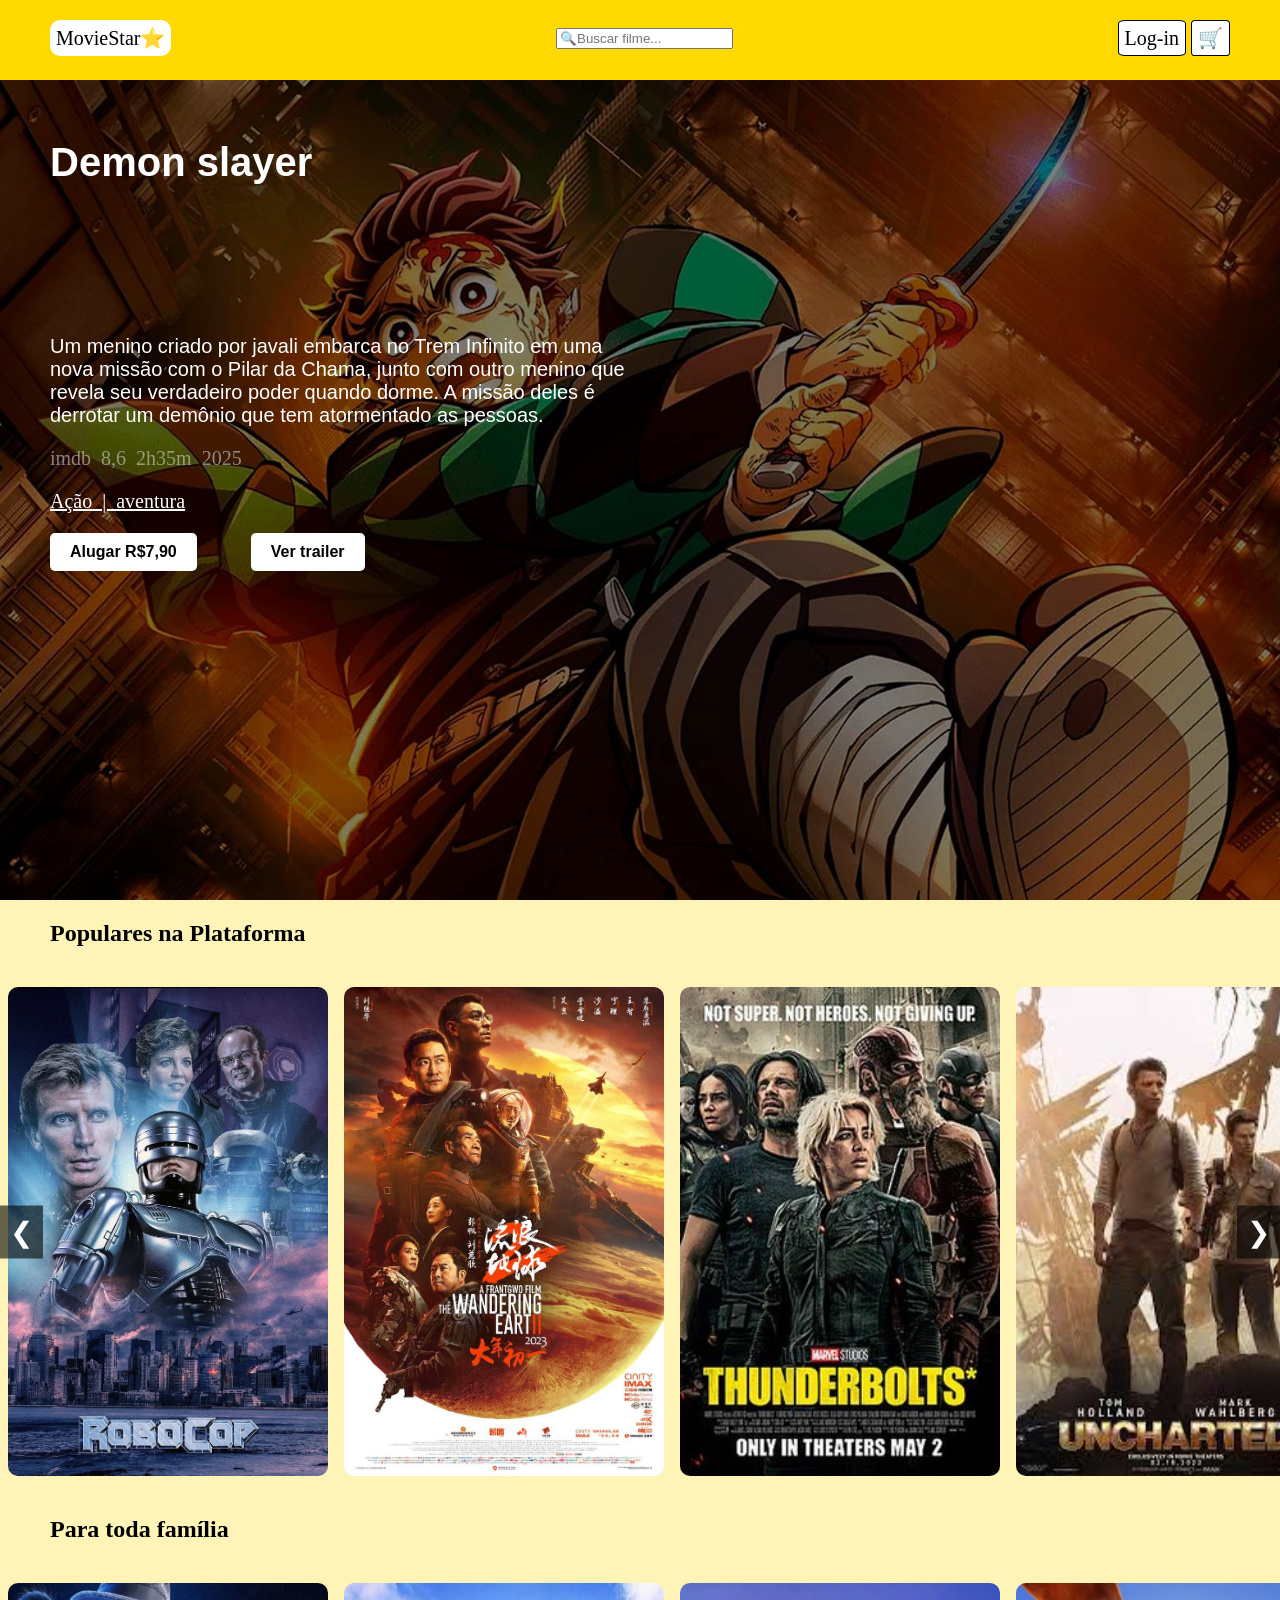
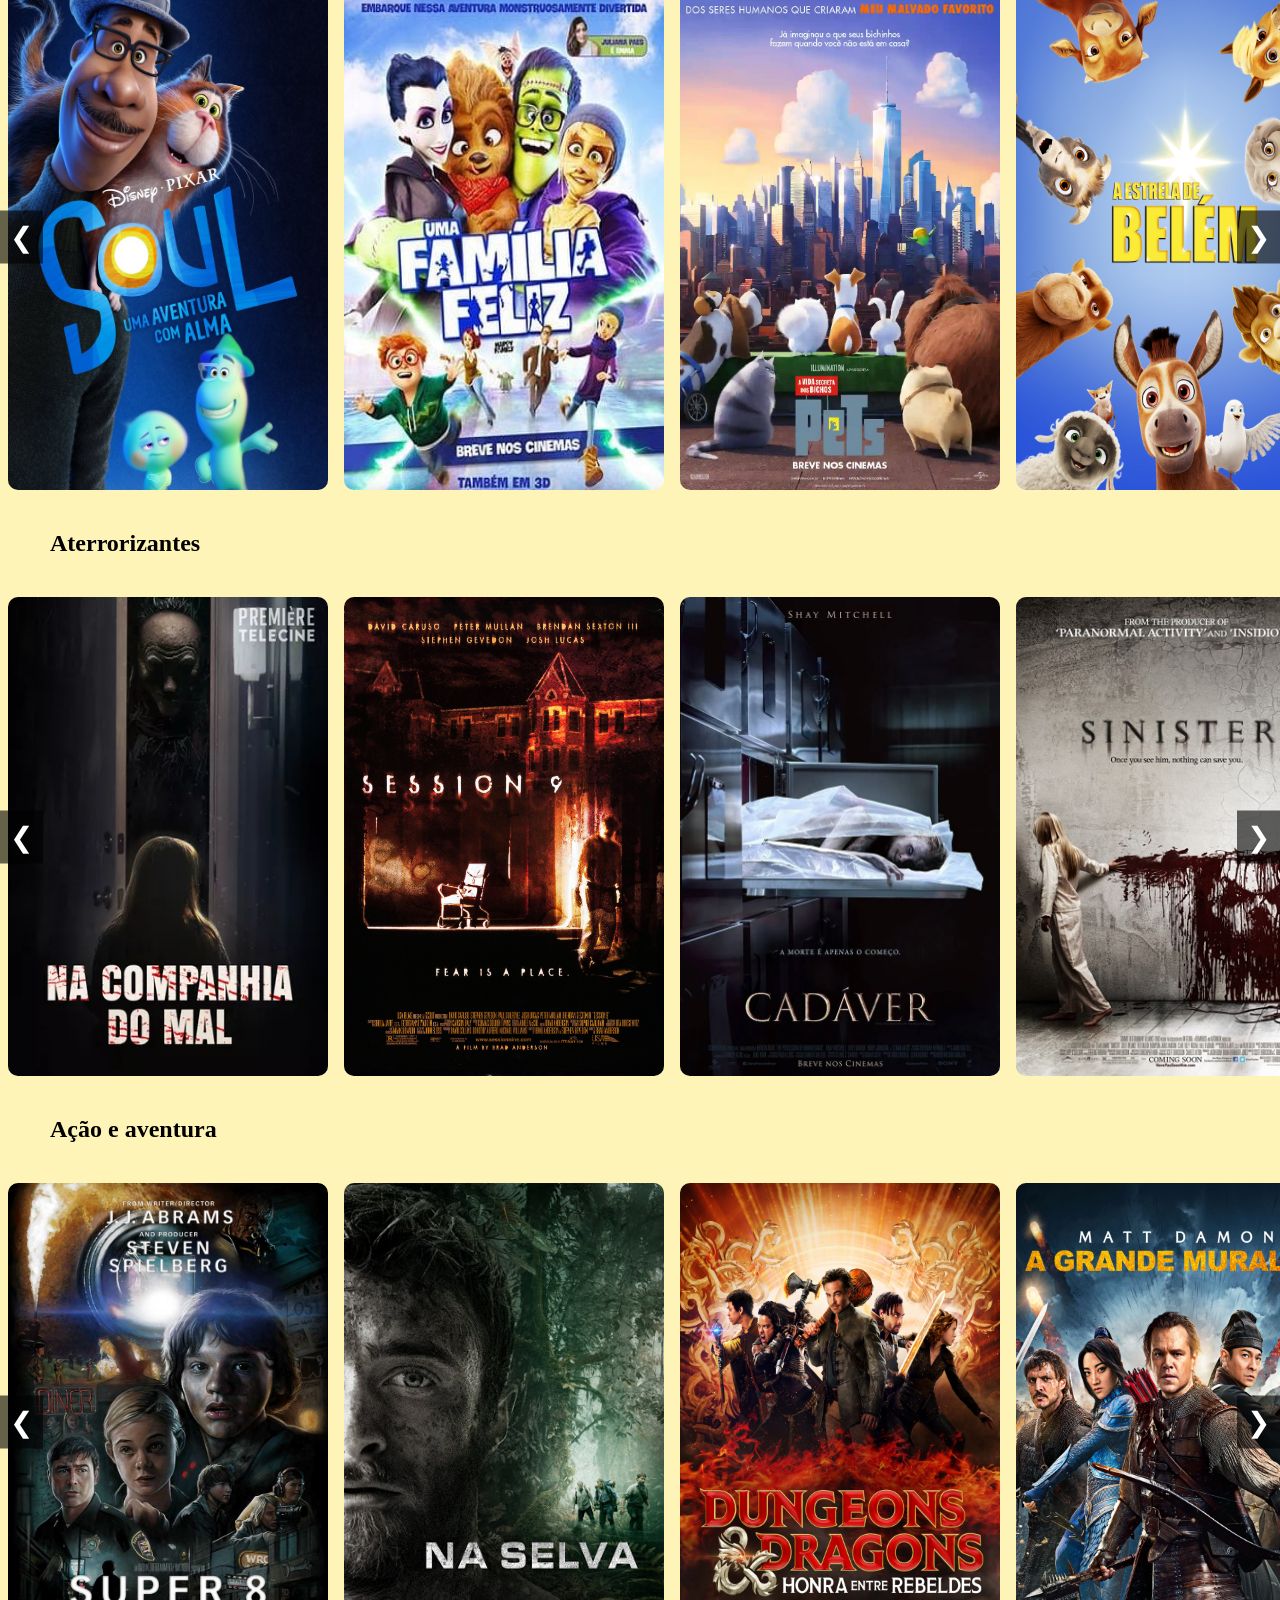
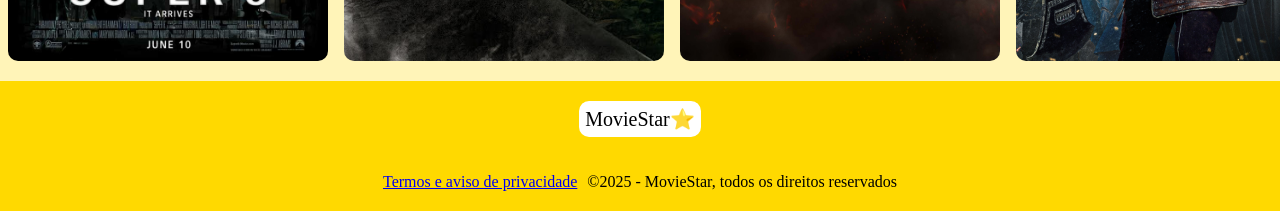
<file: Projeto_Full_Stack/html/index.html>
<!DOCTYPE html>
<html lang="en">

<head>
    <meta charset="UTF-8">
    <meta name="viewport" content="width=device-width, initial-scale=1.0">
    <link rel="stylesheet" href="../css/style.css">
    <link rel="stylesheet" href="../css/carrosel.css">
    <link rel="stylesheet" href="trailer.html">
    <link rel="preconnect" href="https://fonts.googleapis.com">
    <link rel="preconnect" href="https://fonts.gstatic.com" crossorigin>
    <link href="https://fonts.googleapis.com/css2?family=Oswald:wght@200..700&display=swap" rel="stylesheet">
    <title>MovieStar</title>
</head>

<body class="app">
    <header class="cabecalho">
        <nav class="lista__cabecalho">
            <p href="logo">MovieStar⭐</p>
            <input type="text" id="campoBusca" placeholder="🔍​Buscar filme...">
            <article>
            <a class="cabecalho__click" href="index_login.html">Log-in</a>
            <a class="cabecalho__click" href="index_carrinho.html">🛒​</a>
            </article>
        </nav>
    </header>
    <main>
        <section class="imagem__principal" id="destaque" >
            <div class="overtext">
                        <h1 class="titulo__imagem">Demon slayer</h1>
                        <p class="descricao__imagem">
                            Um menino criado por javali embarca no Trem Infinito em uma<br>
                            nova missão com o Pilar da Chama, junto com outro menino que<br>
                            revela seu verdadeiro poder quando dorme. A missão deles é <br>
                            derrotar um demônio que tem atormentado as pessoas.</p>
                        <p class="imdb">imdb 8,6 2h35m 2025</p>
                        <p class="classificacao">Ação | aventura</p>
                        <button>Alugar R$7,90</button>
                        <button onclick="window.location.href='trailer.html?filme=demon-slayer'">Ver trailer</button>
                    </div>
        </section>
        <!--Primeiro carrosel-->
        <h2>Populares na Plataforma</h2>
        <section class="carrossel-container" id="destaques">
            <button class="btn btn-left" >&#10094;</button>
            <div class="carrossel">

                <article class="filme">
                    <img src="../imagens/robocop.jpg" alt="robocop">
                    <div class="overlay">
                        <p>Alugar por R$ 7,90</p>
                        <button>Adicionar ao carrinho</button>
                        <br>
                        <button onclick="window.location.href='trailer.html?filme=robocop'">Ver trailer</button>
                    </div>
                </article>
                <article class="filme">
                    <img src="../imagens/Wardering.jpg" alt="wardering">
                    <div class="overlay">
                        <p>Alugar por R$ 7,90</p>
                        <button>Adicionar ao carrinho</button>
                        <br>
                        <button onclick="window.location.href='trailer.html?filme=wardering'">Ver trailer</button>
                    </div>
                </article>
                <article class="filme">
                    <img src="../imagens/ThunderBolts.jpg" alt="thunderbolts">
                    <div class="overlay">
                        <p>Alugar por R$ 7,90</p>
                        <button>Adicionar ao carrinho</button>
                        <br>
                        <button onclick="window.location.href='trailer.html?filme=thunderbolts'">Ver trailer</button>
                    </div>
                </article>
                <article class="filme">
                    <img src="../imagens/Uncharted.jpeg" alt="Uncharted">
                    <div class="overlay">
                        <p>Alugar por R$ 7,90</p>
                        <button>Adicionar ao carrinho</button>
                        <br>
                        <button onclick="window.location.href='trailer.html?filme=uncharted'">Ver trailer</button>
                    </div>
                </article>
                <article class="filme">
                    <img src="../imagens/MadMax.jpeg" alt="MadMax">
                    <div class="overlay">
                        <p>Alugar por R$ 7,90</p>
                        <button>Adicionar ao carrinho</button>
                        <br>
                        <button onclick="window.location.href='trailer.html?filme=madmax'">Ver trailer</button>
                    </div>
                </article>
                <article class="filme">
                    <img src="../imagens/DeVoltaParaoFuturo.jpeg" alt="De Volta Para o Futuro">
                    <div class="overlay">
                        <p>Alugar por R$ 7,90</p>
                        <button>Adicionar ao carrinho</button>
                        <br>
                        <button onclick="window.location.href='trailer.html?filme=devoltaparaofuturo'">Ver trailer</button>
                    </div>
                </article>
            </div>
            <button class="btn btn-right" >&#10095;</button>
        </section>
        <!--Segundo carrosel-->
        <h2>Para toda família</h2>
        <section class="carrossel-container" id="Populares">
            <button class="btn btn-left" >&#10094;</button>
            <div class="carrossel">

                <article class="filme">
                    <img src="../imagens/Soul.jpg" alt="Soul">
                    <div class="overlay">
                        <p>Alugar por R$ 7,90</p>
                        <button>Adicionar ao carrinho</button>
                        <br>
                        <button onclick="window.location.href='trailer.html?filme=soul'">Ver trailer</button>
                    </div>
                </article>
                <article class="filme">
                    <img src="../imagens/UmaFamiliaFeliz.jpg" alt="Uma Familia Feliz">
                    <div class="overlay">
                        <p>Alugar por R$ 7,90</p>
                        <button>Adicionar ao carrinho</button>
                        <br>
                        <button onclick="window.location.href='trailer.html?filme=umafamiliafeliz'">Ver trailer</button>
                    </div>
                </article>
                <article class="filme">
                    <img src="../imagens/PetsaVidaSelvagem.webp" alt="Pets a Vida Selvagem">
                    <div class="overlay">
                        <p>Alugar por R$ 7,90</p>
                        <button>Adicionar ao carrinho</button>
                        <br>
                        <button onclick="window.location.href='trailer.html?filme=petsavidaselvagem'">Ver trailer</button>
                    </div>
                </article>
                <article class="filme">
                    <img src="../imagens/EstreladeBelem.jpg" alt="Estrela de Belem">
                    <div class="overlay">
                        <p>Alugar por R$ 7,90</p>
                        <button>Adicionar ao carrinho</button>
                        <br>
                        <button onclick="window.location.href='trailer.html?filme=estreladebelem'">Ver trailer</button>
                    </div>
                </article>
                <article class="filme">
                    <img src="../imagens/aCaminhodeCasa.jpg" alt="a Caminho de Casa">
                    <div class="overlay">
                        <p>Alugar por R$ 7,90</p>
                        <button>Adicionar ao carrinho</button>
                        <br>
                        <button onclick="window.location.href='trailer.html?filme=acaminhodecasa'">Ver trailer</button>
                    </div>
                </article>
                <article class="filme">
                    <img src="../imagens/Divertidamente.webp" alt="Divertidamente">
                    <div class="overlay">
                        <p>Alugar por R$ 7,90</p>
                        <button>Adicionar ao carrinho</button>
                        v
                        <button onclick="window.location.href='trailer.html?filme=divertidamente'">Ver trailer</button>
                    </div>
                </article>
            </div>
            <button class="btn btn-right" id="remove">&#10095;</button>
        </section>
        <!--Terceiro carrosel-->
        <h2>Aterrorizantes</h2>
        <section class="carrossel-container" id="família">
            <button class="btn btn-left" >&#10094;</button>
            <div class="carrossel">

                <article class="filme">
                    <img src="../imagens/naCompanhiadoMal.webp" alt="na Companhia do Mal">
                    <div class="overlay">
                        <p>Alugar por R$ 7,90</p>
                        <button>Adicionar ao carrinho</button>
                        <br>
                        <button onclick="window.location.href='trailer.html?filme=nacompanhiadomal'">Ver trailer</button>
                    </div>
                </article>
                <article class="filme">
                    <img src="../imagens/session9.jpg" alt="sessão 9">
                    <div class="overlay">
                        <p>Alugar por R$ 7,90</p>
                        <button>Adicionar ao carrinho</button>
                        <br>
                        <button onclick="window.location.href='trailer.html?filme=sessao9'">Ver trailer</button>
                    </div>
                </article>
                <article class="filme">
                    <img src="../imagens/Cadaver.webp" alt="Cadaver">
                    <div class="overlay">
                        <p>Alugar por R$ 7,90</p>
                        <button>Adicionar ao carrinho</button>
                        <br>
                        <button onclick="window.location.href='trailer.html?filme=cadaver'">Ver trailer</button>
                    </div>
                </article>
                <article class="filme">
                    <img src="../imagens/Sinister.jpg" alt="A entidade">
                    <div class="overlay">
                        <p>Alugar por R$ 7,90</p>
                        <button>Adicionar ao carrinho</button>
                        <br>
                        <button onclick="window.location.href='trailer.html?filme=aentidade'">Ver trailer</button>
                    </div>
                </article>
                <article class="filme">
                    <img src="../imagens/ItaCoisa.jpg" alt="It a Coisa">
                    <div class="overlay">
                        <p>Alugar por R$ 7,90</p>
                        <button>Adicionar ao carrinho</button>
                        <br>
                        <button onclick="window.location.href='trailer.html?filme=itacoisa'">Ver trailer</button>
                    </div>
                </article>
                <article class="filme">
                    <img src="../imagens/FaleComigo.webp" alt="Fale Comigo">
                    <div class="overlay">
                        <p>Alugar por R$ 7,90</p>
                        <button>Adicionar ao carrinho</button>
                        <br>
                        <button onclick="window.location.href='trailer.html?filme=falecomigo'">Ver trailer</button>
                    </div>
                </article>
            </div>
            <button class="btn btn-right" >&#10095;</button>
        </section>
        <!--quarto carrosel-->
        <h2>Ação e aventura</h2>
        <section class="carrossel-container" id="terror">
            <button class="btn btn-left" >&#10094;</button>
            <div class="carrossel">

                <article class="filme">
                    <img src="../imagens/Super8.jpg" alt="Super 8">
                    <div class="overlay">
                        <p>Alugar por R$ 7,90</p>
                        <button>Adicionar ao carrinho</button>
                        <br>
                        <button onclick="window.location.href='trailer.html?filme=super8'">Ver trailer</button>
                    </div>
                </article>
                <article class="filme">
                    <img src="../imagens/NaSelva.jpg" alt="Na Selva">
                    <div class="overlay">
                        <p>Alugar por R$ 7,90</p>
                        <button>Adicionar ao carrinho</button>
                        <br>
                        <button onclick="window.location.href='trailer.html?filme=naselva'">Ver trailer</button>
                    </div>
                </article>
                <article class="filme">
                    <img src="../imagens/DungeonsEdragons.jpg" alt="Dungeons E dragons">
                    <div class="overlay">
                        <p>Alugar por R$ 7,90</p>
                        <button>Adicionar ao carrinho</button>
                        <br>
                        <button onclick="window.location.href='trailer.html?filme=dungeonsedragons'">Ver trailer</button>
                    </div>
                </article>
                <article class="filme">
                    <img src="../imagens/AgrandeMuralha.jpg" alt="A grande Muralha">
                    <div class="overlay">
                        <p>Alugar por R$ 7,90</p>
                        <button>Adicionar ao carrinho</button>
                        <br>
                        <button onclick="window.location.href='trailer.html?filme=agrandemuralha'">Ver trailer</button>
                    </div>
                </article>
                <article class="filme">
                    <img src="../imagens/MonsterHunter.jpg" alt="Monster Hunter">
                    <div class="overlay">
                        <p>Alugar por R$ 7,90</p>
                        <button>Adicionar ao carrinho</button>
                        <br>
                        <button onclick="window.location.href='trailer.html?filme=monsterhunter'">Ver trailer</button>
                        
                    </div>
                </article>
                <article class="filme">
                    <img src="../imagens/OsenhordosAneis.jpg" alt="O senhor dos Aneis">
                    <div class="overlay">
                        <p>Alugar por R$ 7,90</p>
                        <button>Adicionar ao carrinho</button>
                        <br>
                        <button onclick="window.location.href='trailer.html?filme=osenhordosaneis'">Ver trailer</button>
                    </div>
                </article>
            </div>
            <button class="btn btn-right" id="remove">&#10095;</button>
        </section>
    </main>

    <footer class="footer">
        <p class="logo__footer">MovieStar⭐ </p>
        <article>
        <a href="https://www.termsfeed.com/live/95e042e5-41de-4507-9929-43f2ed241a31">Termos e aviso de privacidade</a>
        <p>©2025 - MovieStar, todos os direitos reservados</p>
        </article>

    </footer>
    <script src="../js/interaction.js"></script>
</body>

</html>
</file>
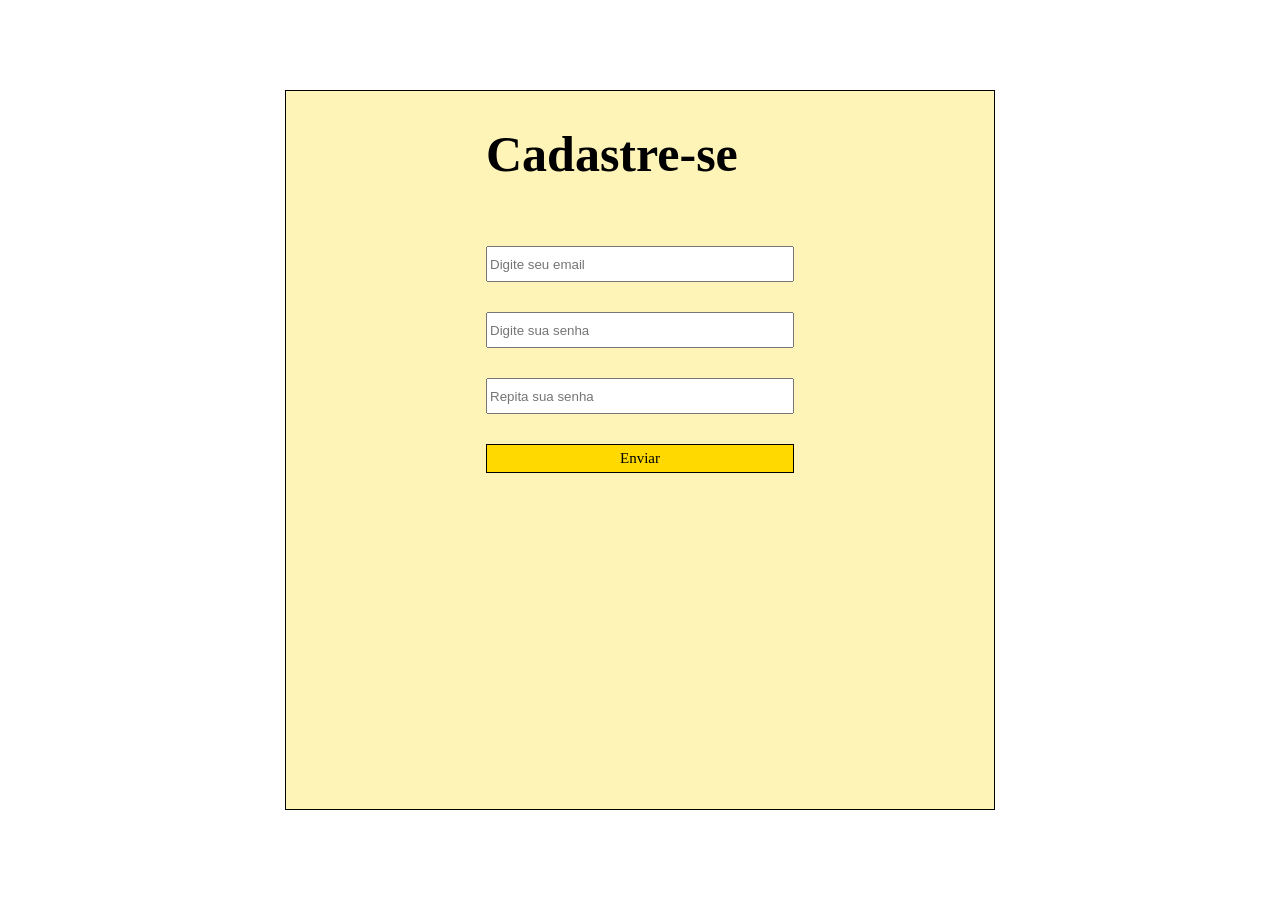
<file: Projeto_Full_Stack/html/index_cadastro.html>
<!DOCTYPE html>
<html lang="en">
<head>
    <meta charset="UTF-8">
    <meta name="viewport" content="width=device-width, initial-scale=1.0">
    <title>MovieStar - Cadastre-se</title>
</head>
    <style>
        html, body{
        margin: 0;
        padding: 0;
        height: 100%;

        }
        .log_in{
            display: flex;
            flex-direction: column;
            align-items: center;
        }
        .texts_log_in{
            background-color: #fff4b8 ;
            display: flex;
            flex-direction: column;
            gap: 30px;
            padding-left: 200px;
            padding-right: 200px;   
            margin-top: 10vh;
            margin-bottom: 10vh;
            height: calc(80vh);
            border: 1px solid black;
        }
        h1{
            font-size: 50px;
        }
        a{
            background-color: #ffd900;
            font-size: 15px;
            text-align: center;
            border: 1px solid black;
            padding: 5px;
            color: black;
            text-decoration: none;
        }
        a:hover{
            box-shadow: 5px 5px 10px rgba(0,0,0,0.5);
            font-size: 16px;
        }
        input{
            width: 300px;
            height: 30px;
        }
        form article{
            display: initial;
        }
        form article a{
            background-color: #ffd900;
            padding: 5px;
            border: 1px solid black;
        }
        form article a:hover{
           box-shadow: 5px 5px 10px rgba(0,0,0,0.5);
        }
    </style>

<body class="log_in">
    <form action="/login" method="POST" class="texts_log_in" id="formRegistro">
    <h1>Cadastre-se</h1>
    <input type="email" id="email" name="email" placeholder="Digite seu email" required>

    <input type="password" id="senha1" name="senha" placeholder="Digite sua senha" required>

    <input type="password" id="senha2" name="senha" placeholder="Repita sua senha" required>
    
    <a type="submit" id="btnEnviar">Enviar</a>
    </form>
    <script>
  const form = document.getElementById('formRegistro');
  const btnEnviar = document.getElementById('btnEnviar');
  const senha1 = document.getElementById('senha1');
  const senha2 = document.getElementById('senha2');

  btnEnviar.addEventListener('click', function(event) {
    event.preventDefault(); // evita ir direto para outro lugar

    // validação simples
    if (!form.checkValidity()) {
      alert("Por favor, preencha todos os campos corretamente.");
      return;
    }

    if (senha1.value !== senha2.value) {
      alert("As senhas não coincidem.");
      return;
    }

    // Se passar na validação, envia o formulário
    form.submit();

    window.location.href = "index_login.html";
  });
    document.getElementById("submit").addEventListener("click", function(e) {
    e.preventDefault(); // evita o comportamento padrão do link
    document.getElementById("meuForm").submit(); // envia o formulário
  });

</script>
   
</body>
</html>
</file>
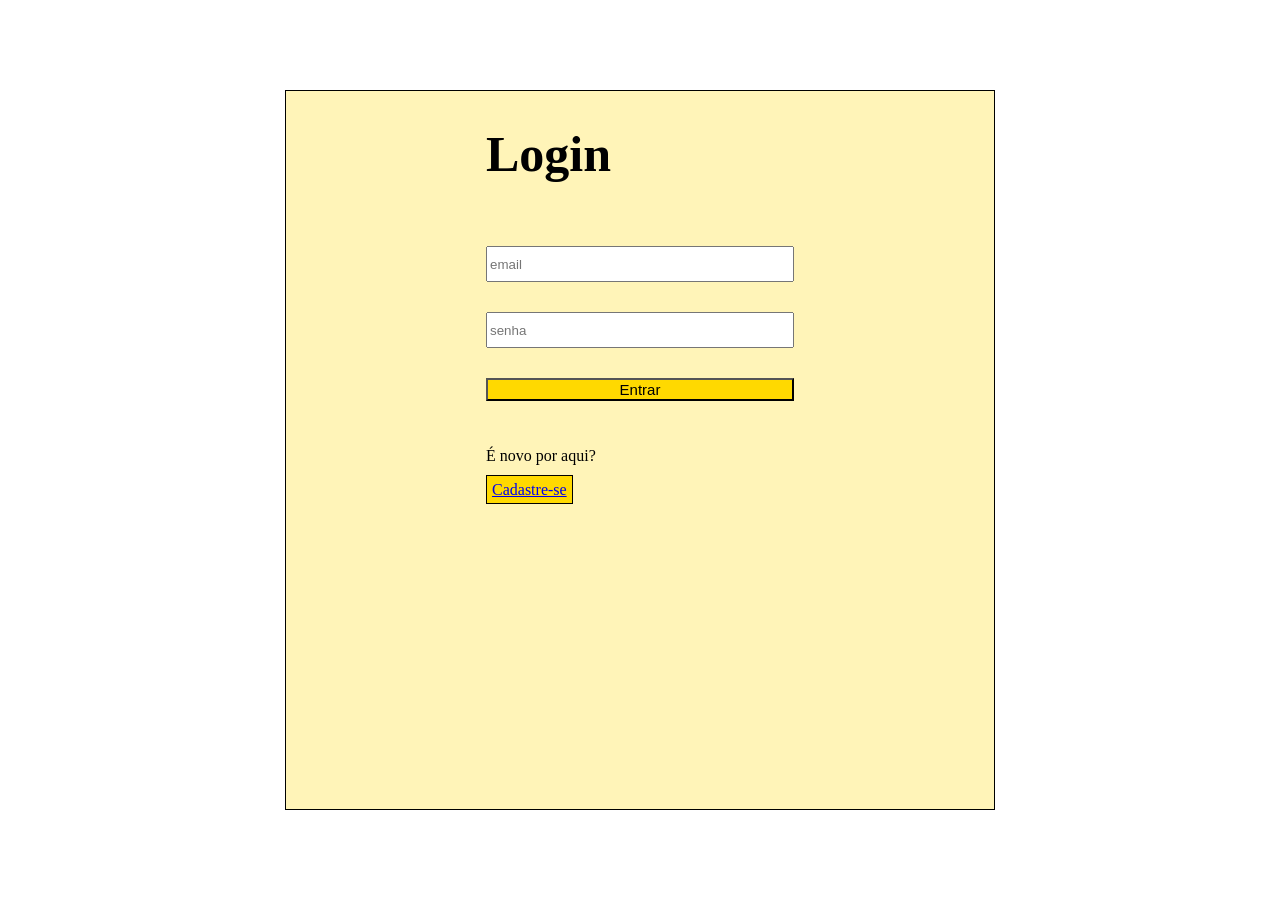
<file: Projeto_Full_Stack/html/index_login.html>
<!DOCTYPE html>
<html lang="en">
<head>
    <meta charset="UTF-8">
    <meta name="viewport" content="width=device-width, initial-scale=1.0">
    <title>MovieStar - login</title>
</head>
    <style>
        html, body{
        margin: 0;
        padding: 0;
        height: 100%;

        }
        .log_in{
            display: flex;
            flex-direction: column;
            align-items: center;
        }
        .texts_log_in{
            background-color: #fff4b8 ;
            display: flex;
            flex-direction: column;
            gap: 30px;
            padding-left: 200px;
            padding-right: 200px;   
            margin-top: 10vh;
            margin-bottom: 10vh;
            height: calc(80vh);
            border: 1px solid black;
        }
        h1{
            font-size: 50px;
        }
        button{
            background-color: #ffd900;
            font-size: 15px;
        }
        button:hover{
            box-shadow: 5px 5px 10px rgba(0,0,0,0.5);
            font-size: 16px;
        }
        input{
            width: 300px;
            height: 30px;
        }
        form article{
            display: initial;
        }
        form article a{
            background-color: #ffd900;
            padding: 5px;
            border: 1px solid black;
        }
        form article a:hover{
           box-shadow: 5px 5px 10px rgba(0,0,0,0.5);
        }
    </style>

<body class="log_in">
    <form action="/login" method="POST" class="texts_log_in">
    <h1>Login</h1>
    <input type="email" id="email" name="email" placeholder="email" required>

    <input type="password" id="senha" name="senha" placeholder="senha" required>
    
    <button type="submit">Entrar</button>
    <article>
    <p>É novo por aqui?</p>
    <a href="index_cadastro.html"> Cadastre-se</a>
    </article>
    </form>
   
</body>
</html>
</file>
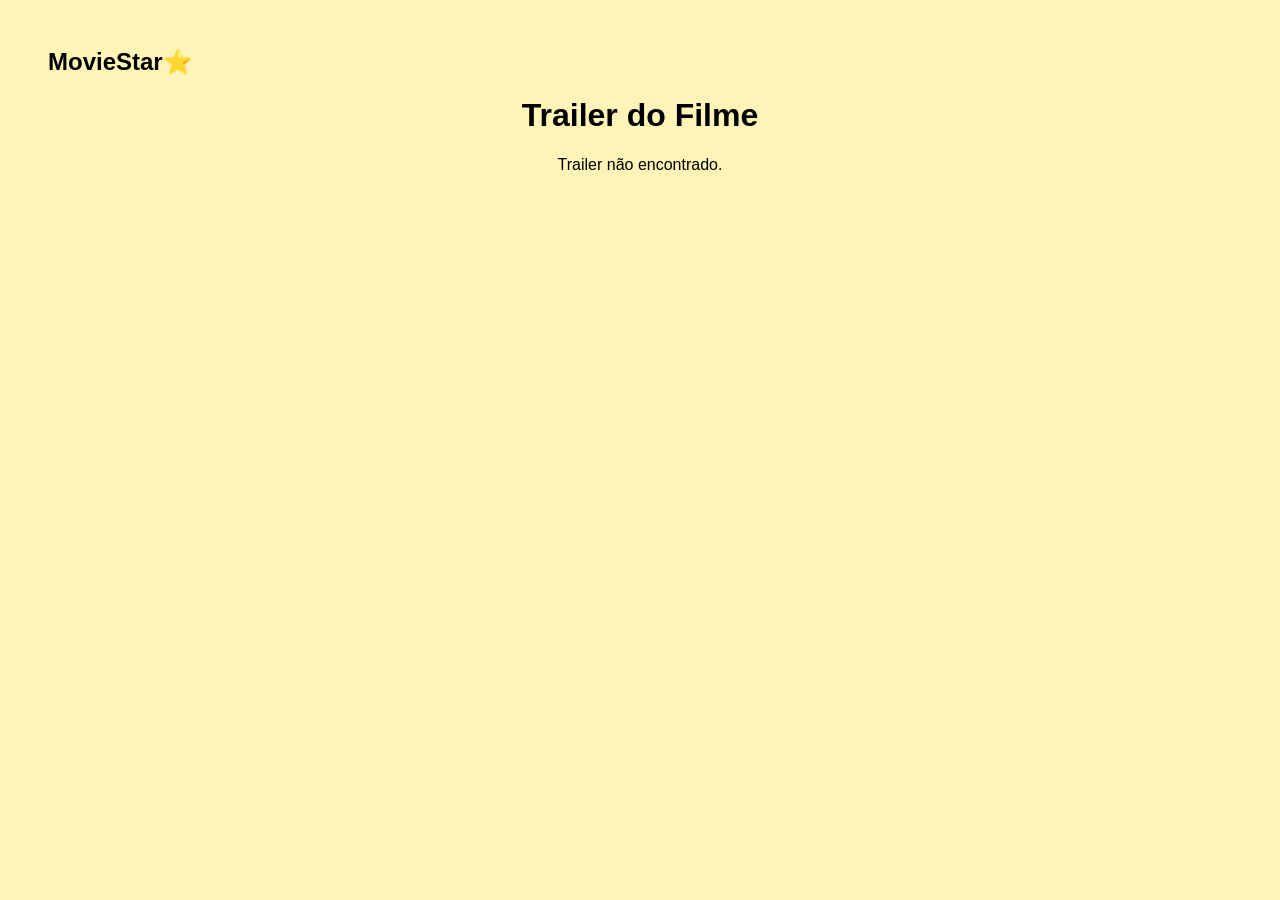
<file: Projeto_Full_Stack/html/trailer.html>
<!DOCTYPE html>
<html lang="pt-BR">
<head>
  <meta charset="UTF-8">
  <title>Trailer</title>
  <style>
    html{
      background-color: #fff4b8;
    }
    body { text-align: center; padding: 40px; font-family: sans-serif; }
    iframe { width: 80%; height: 450px; border: none; }
    h2{
      text-align: start;
      margin-top: 0px;
    }
  </style>
</head>
<body>
  <h2>MovieStar⭐</h2>
  <h1>Trailer do Filme</h1>
  <div id="trailer-container">
    <p>Carregando trailer...</p>
  </div>


  <script>
    // Obtem o nome do filme pela URL (?filme=nome)
    const params = new URLSearchParams(window.location.search);
    const filme = params.get('filme');

    // Mapeamento de filmes e links do YouTube
    const trailers = {
      'demon-slayer': 'https://www.youtube.com/embed/3UiP4GwWNv0',
      'robocop': 'https://www.youtube.com/embed/IqvRDhW-XVA',
      'uncharted': 'https://www.youtube.com/embed/eHp3MbsCbMg',
      'madmax': 'https://www.youtube.com/embed/hEJnMQG9ev8',
      'wardering': 'https://www.youtube.com/embed/8ZIfInUTiIg',
      'thunderbolts': 'https://www.youtube.com/embed/MaLy0D2FTDc',
      'devoltaparaofuturo': 'https://www.youtube.com/embed/R894dvwNo4w',
      'soul': 'https://www.youtube.com/embed/hWBxoH4-4yw',
      'umafamiliafeliz': 'https://www.youtube.com/embed/kIXpxfnzEY0',
      'petsavidaselvagem': 'https://www.youtube.com/embed/9Ia6FKg_IUU',
      'estreladebelem': 'https://www.youtube.com/embed/yRC4f3s6b4I',
      'caminhodecasa': 'https://www.youtube.com/embed/rhSKciA8erE',
      'divertidamente': 'https://www.youtube.com/embed/w2YRoV--CHo',
      'nacompanhiadomal': 'https://www.youtube.com/embed/zCw60uISw5U',
      'sessao9': 'https://www.youtube.com/embed/4s-5eJq47bY',
      'cadaver': 'https://www.youtube.com/embed/Iz-kcZujnEU',
      'aentidade': 'https://www.youtube.com/embed/yv9oGgGDBQE',
      'itacoisa': 'https://www.youtube.com/embed/dD264ZjfKlk',
      'falecomigo': 'https://www.youtube.com/embed/zIt5jSNPxNI',
      'super8': 'https://www.youtube.com/embed/t-0XuYxh67w',
      'naselva': 'https://www.youtube.com/embed/vQaLraAr8OY',
      'dungeonsedragons': 'https://www.youtube.com/embed/4ej5yjOqBMI',
      'agrandemuralha': 'https://www.youtube.com/embed/gd2n92fKtvo',
      'monsterhunter': 'https://www.youtube.com/embed/3od-kQMTZ9M',
      'osenhordosaneis': 'https://www.youtube.com/embed/0i86oM1nHjM',

    };

    const trailerURL = trailers[filme];

    const container = document.getElementById('trailer-container');
    if (trailerURL) {
      container.innerHTML = `
        <iframe src="${trailerURL}" allowfullscreen></iframe>
      `;
    } else {
      container.innerHTML = `<p>Trailer não encontrado.</p>`;
    }
  </script>

</body>
</html>
</file>
<file: Projeto_Full_Stack/css/style.css>
html, body{
  margin: 0;
  padding: 0;
  height: 100%;
  background-color: #fff4b8;
}
h2{
    margin-left: 50px;
}
.cabecalho{
    background-color: #ffd900;
    height: 80px;
}
.cabecalho p{
  background-color: white;
  padding: 6px;
  border-radius: 10px;
}
.lista__cabecalho{
    color: black;
    display: flex;
    flex-direction: row;
    align-items: center;
    justify-content: space-between;
    margin-right: 50px;
    margin-left: 50px;
    font-size: 20px;
}
.cabecalho__click{
    background-color: white;
    color: black;
    border: 1px solid black;
    text-decoration: inherit;
    padding: 6px;
    border-radius: 10%;
}
.cabecalho__click:hover{
    box-shadow: 5px 5px 10px rgba(0,0,0,0.5);
    
}
.imagem__principal{
  display: flex;
  flex-direction: column;
  align-items:first baseline;
  height: calc(100vh - 80px); 
  background-image: url('../imagens/DemonSlayer.jpg'); 
  background-size: cover;        
  background-position: center;   
  background-repeat: no-repeat;  
}
.overtext{
  top: 0;
  left: 0;
  width: 100%;
  height: 100%;
  background-color: rgba(0, 0, 0, 0.5); /* 0.5 = 50% de opacidade */
}
.titulo__imagem{
    color: white;
    font-size: 40px;
    margin-left: 50px;
    margin-top: 60px;
    font-family: 'Franklin Gothic Medium', 'Arial Narrow', Arial, sans-serif;
    }
.descricao__imagem{
    font-size: 20px;
    margin-left: 50px;
    margin-top: 150px;
    font-family: 'Franklin Gothic Medium', 'Arial Narrow', Arial, sans-serif;
    color: white;
}
.imdb{
    font-size: 20px;
    color: rgba(204, 204, 204, 0.616);
    margin-left: 50px;
    word-spacing: 5px;
}
.classificacao{
    margin-left: 50px;
    font-size: 20px;
    text-decoration: underline;
    color: white;
    word-spacing: 5px;
}
.overtext button{
  margin-left: 50px;
  padding: 10px 20px;
  background-color: white;
  border: none;
  color: black;
  border-radius: 5px;
  cursor: pointer;
  font-weight: 600;
  font-size: 16px;
  transition: background-color 0.3s;
}
.overtext button:hover {
  background-color: #f8e263;
}
.footer{
  height: 130px;
  background-color: #ffd900;
  display: flex;
  flex-direction: column;
  align-items: center;
}
.logo__footer{
  font-size: 20px ;
  background-color: white;
  padding: 6px;
  border-radius: 10px;
}
.footer article {
  text-decoration: none;
  color:black;
  display: flex;
  flex-direction: row;
  align-items: center;
  
}
.footer article p {
  margin-left: 10px;
}
.footer a:hover{
  color: rgb(115, 116, 117);
}
</file>
<file: Projeto_Full_Stack/css/carrosel.css>
.carrossel-container {
  position: relative;
  overflow: hidden;
  width: 100%;
  background-color: #fff4b8;
}

.carrossel {
  display: flex;
  overflow-x: auto;
  scroll-behavior: smooth;
  padding: 10px 0;
  scroll-snap-type: x mandatory;
}

.carrossel::-webkit-scrollbar {
  display: none;
}

.filme {
  position: relative;
  flex: 0 0 25%;
  max-width: 25%;
  padding: 0 8px;
  scroll-snap-align: start;
  overflow: hidden;
  border-radius: 10px;
}

.filme img {
  width: 100%;
  height: 100%;
  border-radius: 10px;
  display: block;
  transition: transform 0.3s ease;
}

.filme:hover img {
  transform: scale(1.05);
}
.filme .overlay {
  position: absolute;
  top: 0;
  left: 0;
  right: 0;
  bottom: 0;
  background: rgba(0, 0, 0, 0.7);
  color: #fff;
  display: flex;
  flex-direction: column;
  justify-content: center;
  align-items: center;
  opacity: 0;
  pointer-events: none;
  transition: opacity 0.3s ease;
  border-radius: 10px;
  text-align: center;
  padding: 10px;
}


.filme:hover .overlay {
  opacity: 1;
  pointer-events: auto;
}

.filme .overlay p {
  font-size: 18px;
  font-weight: bold;
  margin: 0 0 10px 0;
}


.filme .overlay button {
  padding: 10px 20px;
  background-color: white;
  border: none;
  color: black;
  border-radius: 5px;
  cursor: pointer;
  font-weight: 600;
  font-size: 16px;
  transition: background-color 0.3s;
}

.filme .overlay button:hover {
  background-color: #f8e263;
}
.filme {
  display: block;
  margin: 10px auto;
  width: fit-content;
}
.btn {
  position: absolute;
  top: 50%;
  transform: translateY(-50%);
  background-color: rgba(0, 0, 0, 0.6);
  border: none;
  color: white;
  font-size: 28px;
  padding: 10px;
  cursor: pointer;
  z-index: 2;
  transition: background 0.3s;
}

.btn:hover {
  background-color: rgba(0, 0, 0, 0.8);
}

.btn-left {
  left: 0;
}

.btn-right {
  right: 0;
}

/* Responsivo */
@media (max-width: 800px) {
  .filme {
    flex: 0 0 50%;
    max-width: 50%;
  }
}

@media (max-width: 500px) {
  .filme {
    flex: 0 0 100%;
    max-width: 100%;
  }
}
</file>
